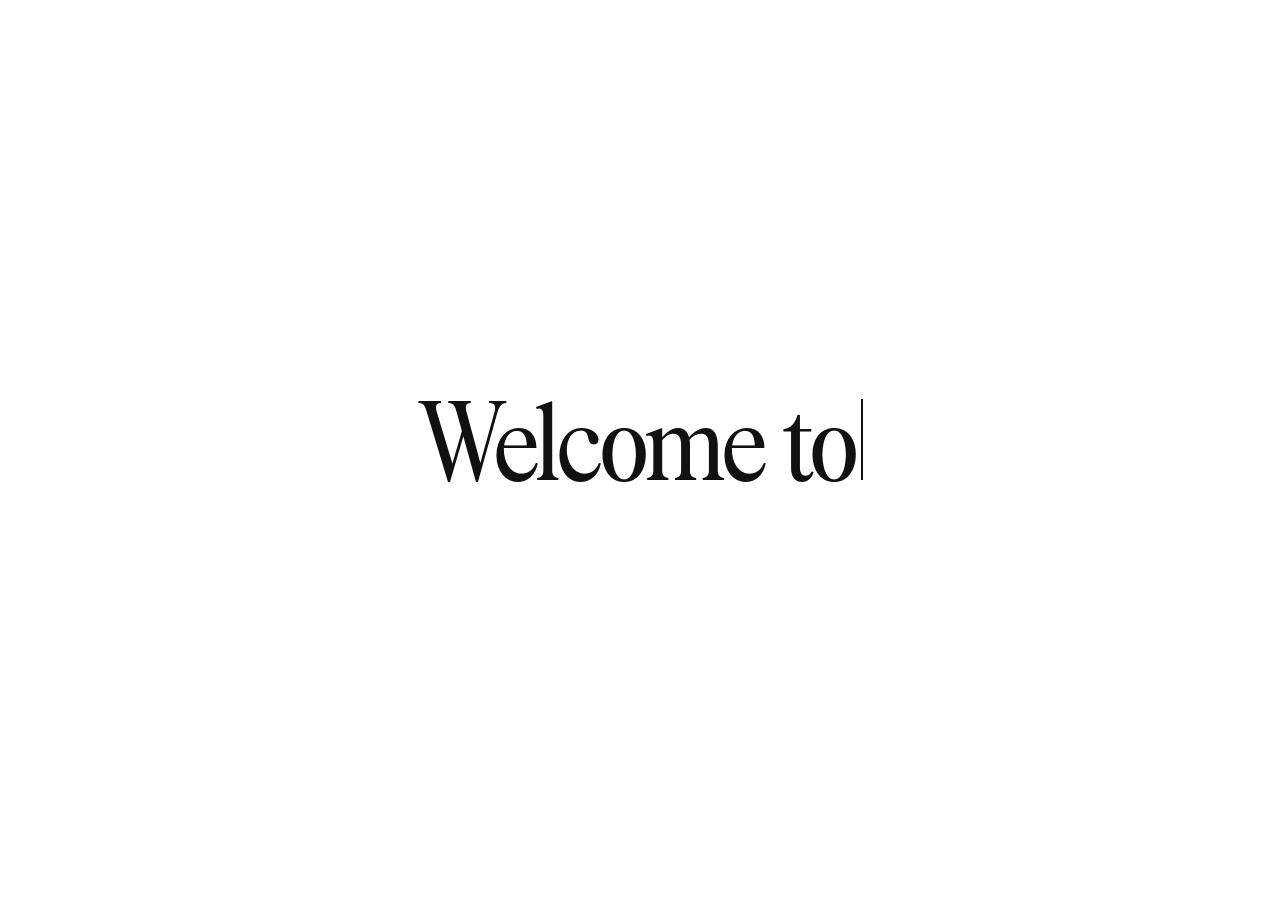
<file: index.html>
<!DOCTYPE html>
<html lang="en">

<head>
  <meta charset="UTF-8">

  <meta
    name="viewport"
    content="width=device-width, initial-scale=1.0"
  >

  <meta
    name="description"
    content="Portfolio of Laura Altozano, Graphic & Multimedia Designer based in Madrid."
  >

  <title>Laura Altozano — Portfolio</title>

  <link rel="stylesheet" href="style.css">

  <script src="script.js" defer></script>
</head>


<body class="home-page">


  <!-- =========================================
       INTRO
  ========================================= -->

  <div
    class="intro-screen"
    id="introScreen"
    aria-hidden="true"
  >

    <p class="intro-typing">

      <span id="introPrefix"></span>

      <span class="intro-name-line">
        <span
          id="introName"
          class="intro-name"
        ></span><span
          class="intro-cursor"
          aria-hidden="true"
        ></span>
      </span>

    </p>

  </div>



  <!-- =========================================
       HEADER
  ========================================= -->

  <header class="site-header">

    <a
      class="logo-slot"
      href="index.html"
      aria-label="Laura Altozano — Home"
    >
      <img
        src="assets/images/logo.png"
        alt="Laura Altozano"
      >
    </a>


    <nav
      class="site-nav"
      aria-label="Main navigation"
    >

      <a
        class="is-active"
        href="index.html"
      >
        Home
      </a>

      <a href="projects.html">
        Gallery
      </a>

      <a href="info.html">
        Info
      </a>

    </nav>

  </header>



  <!-- =========================================
       HOME
  ========================================= -->

  <main class="home-main">


    <!-- LEFT -->

    <section
      class="home-intro"
      aria-labelledby="home-title"
    >

      <h1 id="home-title">
        Laura Altozano
      </h1>

      <p>
        Graphic &amp; Multimedia Designer
      </p>

      <p>
        Madrid, Spain
      </p>

    </section>



    <!-- HOME GIF -->

    <section
      class="home-featured"
      aria-label="Laura Altozano portfolio"
    >

      <div class="home-gif">

        <img
          src="assets/images/home.gif"
          alt="Laura Altozano portfolio animation"
        >

      </div>

    </section>


  </main>


</body>

</html>
</file>
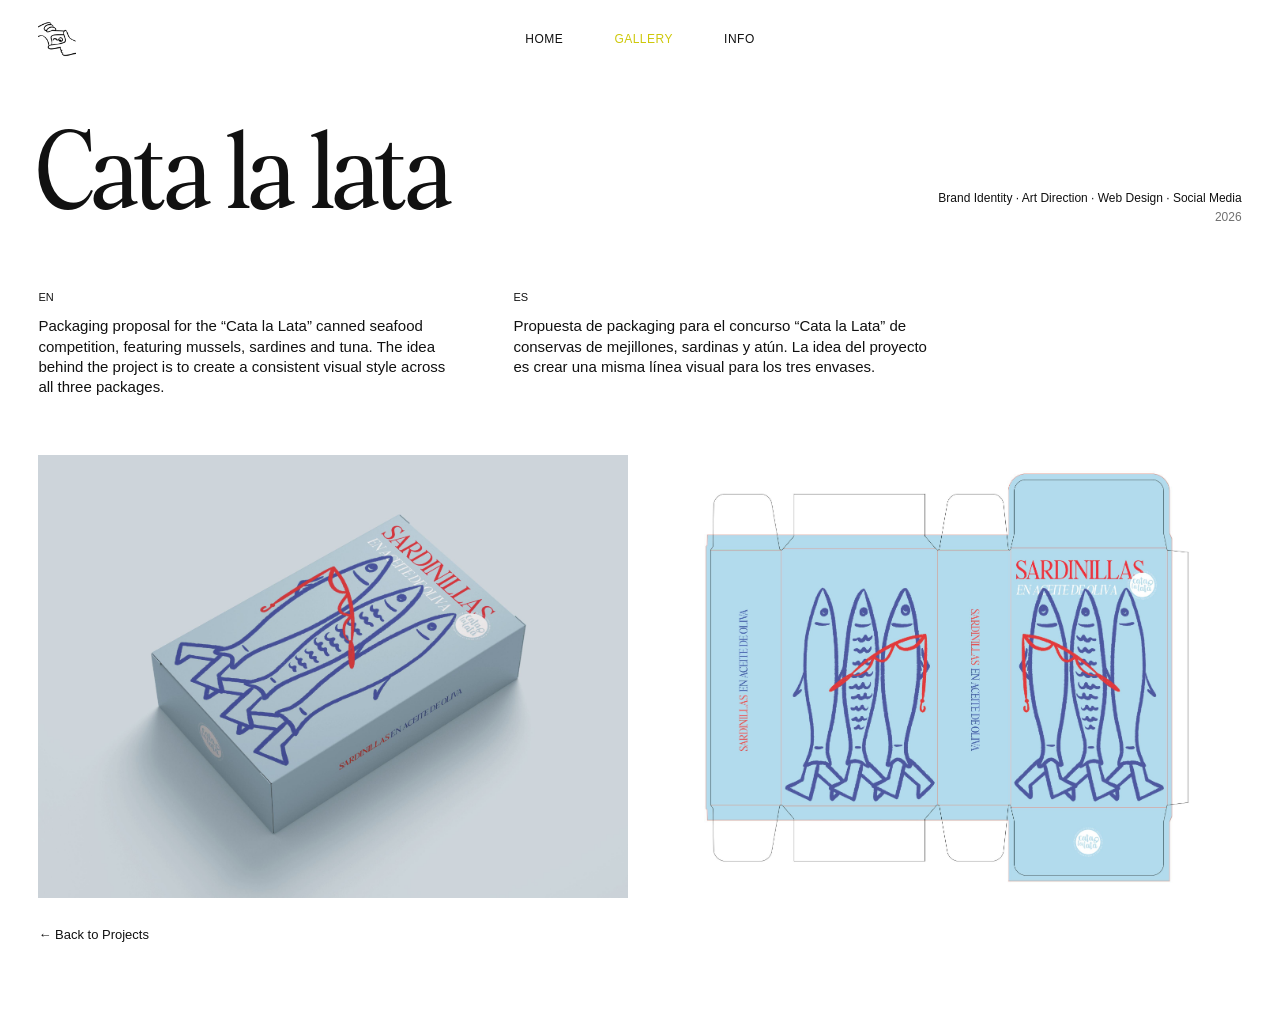
<file: cata-la-lata.html>
<!DOCTYPE html>
<html lang="en">
<head>
  <meta charset="UTF-8">
  <meta name="viewport" content="width=device-width, initial-scale=1.0">
  <meta name="description" content="Cata la lata project by Laura Altozano.">
  <title>Cata la lata — Laura Altozano</title>
  <link rel="stylesheet" href="style.css">
</head>

<body>
  <header class="site-header">
   <a class="logo-slot" href="index.html" aria-label="Laura Altozano — Home">
  <img src="assets/images/logo.png" alt="Laura Altozano">
</a>

    <nav class="site-nav" aria-label="Main navigation">
      <a href="index.html">Home</a>
      <a class="is-active" href="projects.html">Gallery</a>
      <a href="info.html">Info</a>
    </nav>
  </header>

  <main class="project-page">
    <section class="project-header">
      <h1>Cata la lata</h1>
      <div class="project-meta">
        <p>Brand Identity · Art Direction · Web Design · Social Media</p>
        <p>2026</p>
      </div>
    </section>

    <section class="project-copy">
      <div>
        <h2>EN</h2>
        <p>Packaging proposal for the “Cata la Lata” canned seafood competition, featuring mussels, sardines and tuna. The idea behind the project is to create a consistent visual style across all three packages.</div>
      <div>
        <h2>ES</h2>
        <p>Propuesta de packaging para el concurso “Cata la Lata” de conservas de mejillones, sardinas y atún. La idea del proyecto es crear una misma línea visual para los tres envases.</div>
    </section>

    <section class="project-gallery cata-gallery">

  <!-- RECTÁNGULO IZQUIERDO -->
  <div class="cata-slider">
    <img class="cata-slide is-active"
         src="assets/images/sardinas.jpg"
         alt="Cata la Lata">

    <img class="cata-slide"
         src="assets/images/mejillones.jpg"
         alt="Cata la Lata">

    <img class="cata-slide"
         src="assets/images/atun.jpg"
         alt="Cata la Lata">
  </div>


  <!-- RECTÁNGULO DERECHO -->
  <div class="cata-slider">
    <img class="cata-slide is-active"
         src="assets/images/sardinas2.jpg"
         alt="Cata la Lata">

    <img class="cata-slide"
         src="assets/images/mejillones2.jpg"
         alt="Cata la Lata">

    <img class="cata-slide"
         src="assets/images/atun2.jpg"
         alt="Cata la Lata">
  </div>

</section>

<a class="back-link" href="projects.html">← Back to Projects</a>
  </main>
  <script src="script.js"></script>
</body>
</html>
</file>
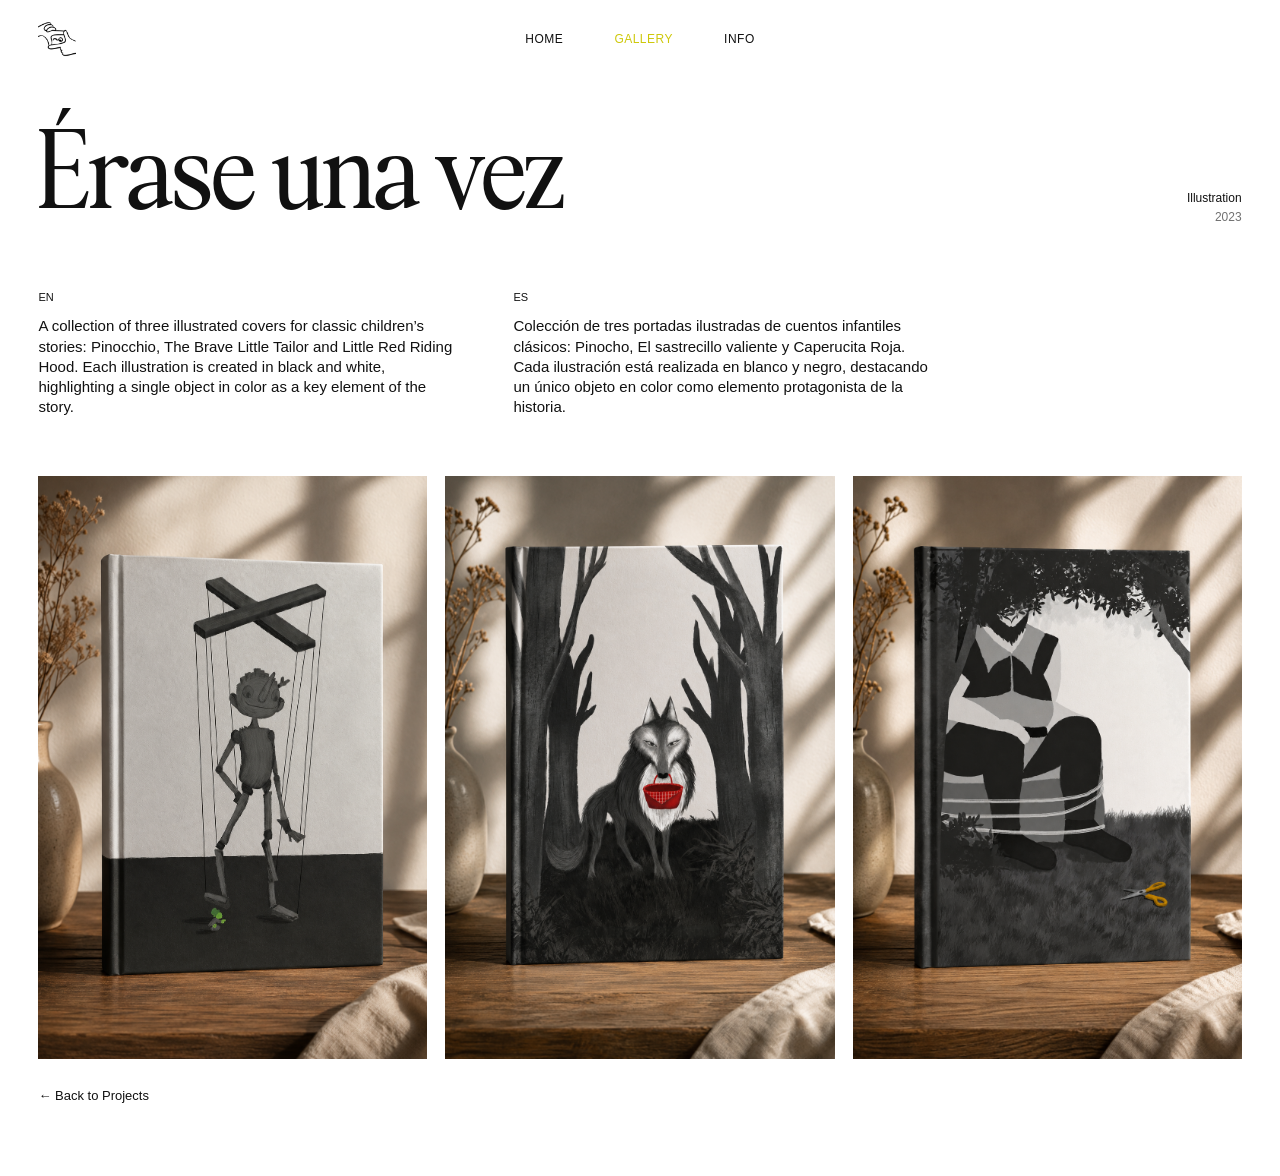
<file: erase-una-vez.html>
<!DOCTYPE html>
<html lang="en">

<head>
  <meta charset="UTF-8">

  <meta
    name="viewport"
    content="width=device-width, initial-scale=1.0"
  >

  <meta
    name="description"
    content="Starbucks in NYC illustration project by Laura Altozano."
  >

  <title>Érase una vez — Laura Altozano</title>

  <link rel="stylesheet" href="style.css">
</head>


<body>

  <header class="site-header">

    <a
      class="logo-slot"
      href="index.html"
      aria-label="Laura Altozano — Home"
    >
      <img
        src="assets/images/logo.png"
        alt="Laura Altozano"
      >
    </a>

    <nav class="site-nav" aria-label="Main navigation">
      <a href="index.html">Home</a>
      <a class="is-active" href="projects.html">Gallery</a>
      <a href="info.html">Info</a>
    </nav>

  </header>


  <main class="project-page">

    <section class="project-header">

      <h1>Érase una vez</h1>

      <div class="project-meta">
        <p>Illustration</p>
        <p>2023</p>
      </div>

    </section>


    <section class="project-copy">

      <div>
        <h2>EN</h2>

        <p>
          A collection of three illustrated covers for classic children’s stories: Pinocchio, The Brave Little Tailor and Little Red Riding Hood. Each illustration is created in black and white, highlighting a single object in color as a key element of the story.
        </p>
      </div>

      <div>
        <h2>ES</h2>

        <p>
          Colección de tres portadas ilustradas de cuentos infantiles clásicos: Pinocho, El sastrecillo valiente y Caperucita Roja. Cada ilustración está realizada en blanco y negro, destacando un único objeto en color como elemento protagonista de la historia.
        </p>
      </div>

    </section>


    <section class="project-gallery starbucks-gallery">

      <!-- pinocho -->
      <div class="starbucks-hover" data-starbucks-hover>

        <img
          class="starbucks-image starbucks-image--first"
          src="assets/images/cuento pinocho.png"
          alt="Érase una vez illustration"
        >

        <img
          class="starbucks-image starbucks-image--second"
          src="assets/images/pinocho.JPG"
          alt="Érase una vez illustration"
        >

      </div>


      <!-- lobo -->
      <div class="starbucks-hover" data-starbucks-hover>

        <img
          class="starbucks-image starbucks-image--first"
          src="assets/images/cuento lobo.png"
          alt="Érase una vez illustration"
        >

        <img
          class="starbucks-image starbucks-image--second"
          src="assets/images/lobo.JPG"
          alt="Érase una vez illustration"
        >

      </div>


      <!-- SAstre -->
      <div class="starbucks-hover" data-starbucks-hover>

        <img
          class="starbucks-image starbucks-image--first"
          src="assets/images/cuento sastre.png"
          alt="Érase una vez illustration"
        >

        <img
          class="starbucks-image starbucks-image--second"
          src="assets/images/sastre.JPG"
          alt="Érase una vez illustration"
        >

      </div>

    </section>


    <a class="back-link" href="projects.html">
      ← Back to Projects
    </a>

  </main>


  <script src="script.js"></script>

</body>

</html>
</file>
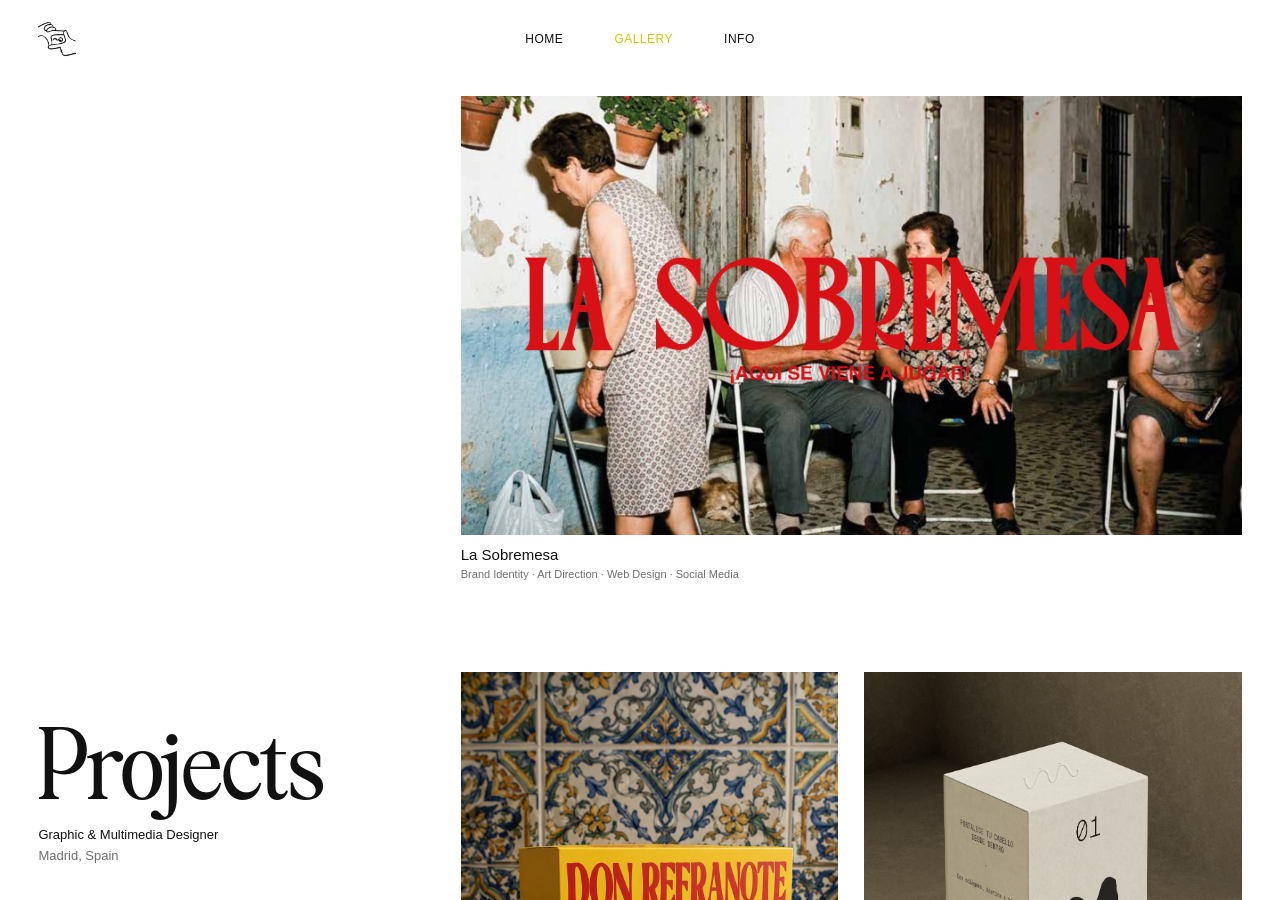
<file: projects.html>
<!DOCTYPE html>
<html lang="en">
<head>
  <meta charset="UTF-8">
  <meta name="viewport" content="width=device-width, initial-scale=1.0">
  <meta name="description" content="Selected projects by Laura Altozano.">
  <title>Projects — Laura Altozano</title>
  <link rel="stylesheet" href="style.css">
</head>
<body class="projects-page">
  <header class="site-header">
   <a class="logo-slot" href="index.html" aria-label="Laura Altozano — Home">
  <img src="assets/images/logo.png" alt="Laura Altozano">
</a>

    <nav class="site-nav" aria-label="Main navigation">
      <a href="index.html">Home</a>
      <a class="is-active" href="projects.html">Gallery</a>
      <a href="info.html">Info</a>
    </nav>
  </header>

  <main class="projects-layout">
    <aside class="fixed-identity" aria-label="Projects section">
      <div class="identity-bottom">
        <h1>Projects</h1>
        <p>Graphic &amp; Multimedia Designer</p>
        <p>Madrid, Spain</p>
      </div>
    </aside>

    <section class="projects-scroll" aria-label="Project archive">
      <div class="project-archive-grid">
        <a class="archive-project archive-project--horizontal" href="la-sobremesa.html">
          <img src="assets/images/lasobremesa1.jpg" alt="La Sobremesa project placeholder">
          <div class="project-entry__caption">
            <h2>La Sobremesa</h2>
            <p>Brand Identity · Art Direction · Web Design · Social Media</p>
          </div>
        </a>

        <div class="archive-project-pair">
          <a class="archive-project archive-project--vertical" href="don-refranote.html">
            <img src="assets/images/don refranote juego.png" alt="Don Refranote project placeholder">
            <div class="project-entry__caption">
              <h2>Don Refranote</h2>
              <p>Packaging · Illustration · Art Direction</p>
            </div>
          </a>

          <a class="archive-project archive-project--vertical" href="muna.html">
            <img src="assets/images/muna.png" alt="Muna project placeholder">
            <div class="project-entry__caption">
              <h2>Müna</h2>
              <p>Branding · Packaging</p>
            </div>
          </a>
        </div>

        <a class="archive-project archive-project--horizontal" href="cata-la-lata.html">
          <img src="assets/images/cata la lata1.png" alt="Cata la lata project placeholder">
          <div class="project-entry__caption">
            <h2>Cata la lata</h2>
            <p>Packaging · Illustration</p>
          </div>
        </a>

        <div class="archive-project-pair">
          <a class="archive-project archive-project--vertical" href="erase-una-vez.html">
            <img src="assets/images/cuento pinocho.png" alt="Érase una vez project placeholder">
            <div class="project-entry__caption">
              <h2>Érase una vez</h2>
              <p>Illustration</p>
            </div>
          </a>

          <a class="archive-project archive-project--vertical" href="starbucks-in-nyc.html">
            <img src="assets/images/starbucks navidad.png" alt="Starbucks in NYC project placeholder">
            <div class="project-entry__caption">
              <h2>Starbucks in NYC</h2>
              <p>Illustration</p>
            </div>
          </a>
        </div>

        <!-- MADE IN TÜRKIYE -->
<div class="archive-project-pair">

  <a
    class="archive-project archive-project--vertical"
    href="made-in-turkiye.html"
  >
    <img
      src="assets/images/revista.png"
      alt="Made in Türkiye project"
    >

    <div class="project-entry__caption">
      <h2>Made in Türkiye</h2>
      <p>Editorial · Photography</p>
    </div>
  </a>

</div>
      </div>
    </section>
  </main>
</body>
</html>
</file>
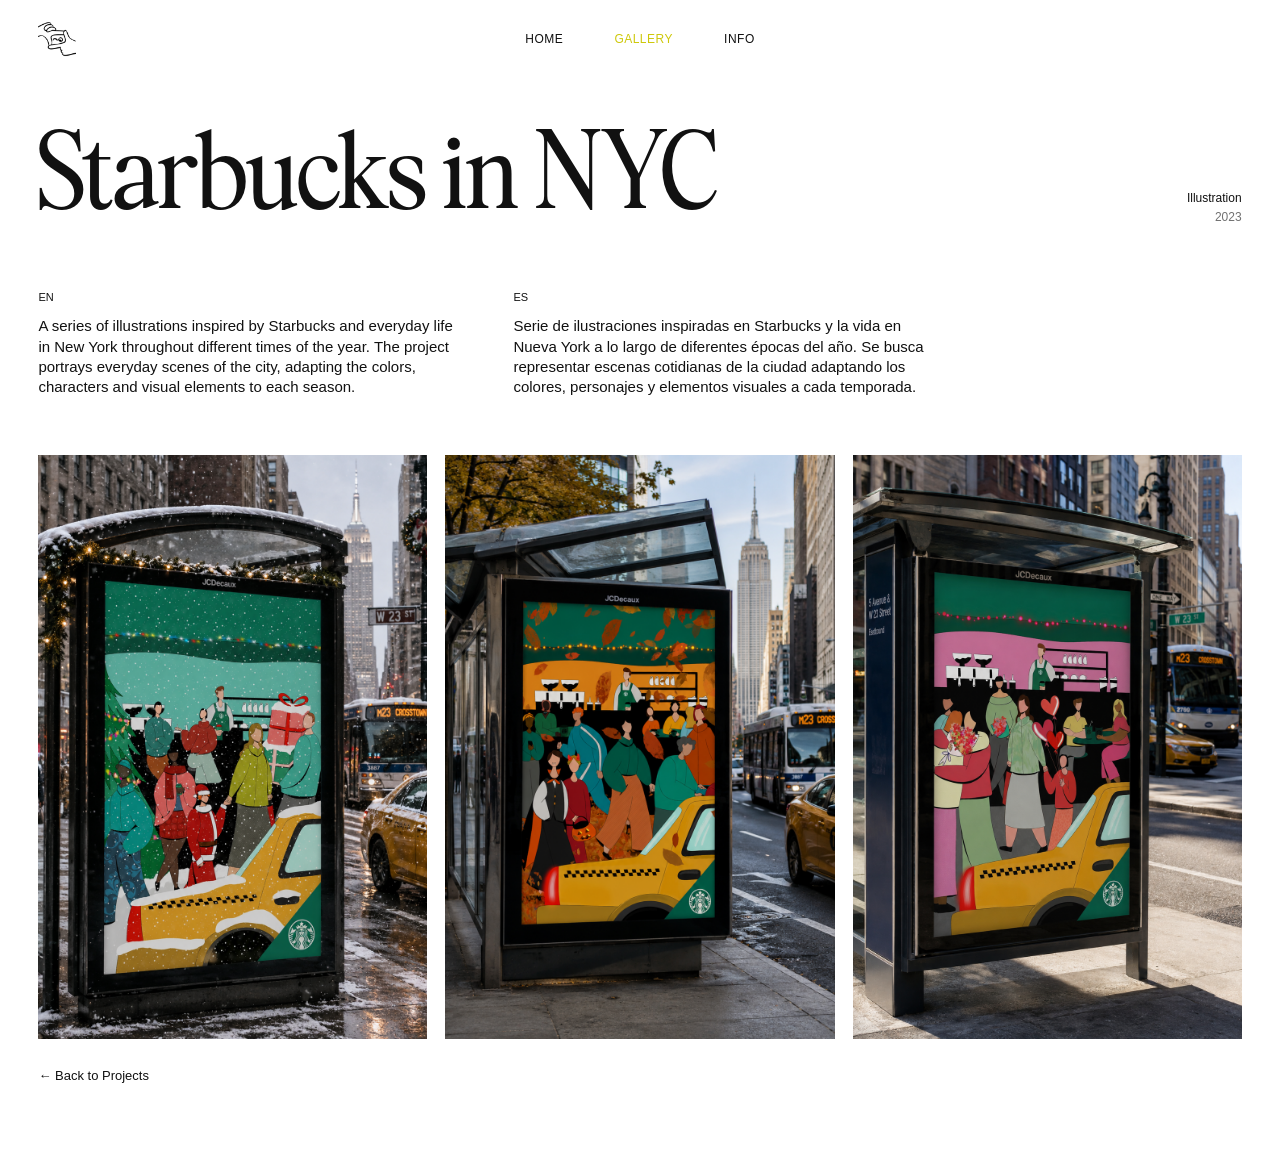
<file: starbucks-in-nyc.html>
<!DOCTYPE html>
<html lang="en">

<head>
  <meta charset="UTF-8">

  <meta
    name="viewport"
    content="width=device-width, initial-scale=1.0"
  >

  <meta
    name="description"
    content="Starbucks in NYC illustration project by Laura Altozano."
  >

  <title>Starbucks in NYC — Laura Altozano</title>

  <link rel="stylesheet" href="style.css">
</head>


<body>

  <header class="site-header">

    <a
      class="logo-slot"
      href="index.html"
      aria-label="Laura Altozano — Home"
    >
      <img
        src="assets/images/logo.png"
        alt="Laura Altozano"
      >
    </a>

    <nav class="site-nav" aria-label="Main navigation">
      <a href="index.html">Home</a>
      <a class="is-active" href="projects.html">Gallery</a>
      <a href="info.html">Info</a>
    </nav>

  </header>


  <main class="project-page">

    <section class="project-header">

      <h1>Starbucks in NYC</h1>

      <div class="project-meta">
        <p>Illustration</p>
        <p>2023</p>
      </div>

    </section>


    <section class="project-copy">

      <div>
        <h2>EN</h2>

        <p>
          A series of illustrations inspired by Starbucks and everyday
          life in New York throughout different times of the year.
          The project portrays everyday scenes of the city, adapting
          the colors, characters and visual elements to each season.
        </p>
      </div>

      <div>
        <h2>ES</h2>

        <p>
          Serie de ilustraciones inspiradas en Starbucks y la vida en
          Nueva York a lo largo de diferentes épocas del año. Se busca
          representar escenas cotidianas de la ciudad adaptando los
          colores, personajes y elementos visuales a cada temporada.
        </p>
      </div>

    </section>


    <section class="project-gallery starbucks-gallery">

      <!-- NAVIDAD -->
      <div class="starbucks-hover" data-starbucks-hover>

        <img
          class="starbucks-image starbucks-image--first"
          src="assets/images/starbucks navidad.png"
          alt="Starbucks Christmas illustration"
        >

        <img
          class="starbucks-image starbucks-image--second"
          src="assets/images/navidad.jpg"
          alt="Starbucks Christmas in New York"
        >

      </div>


      <!-- OTOÑO -->
      <div class="starbucks-hover" data-starbucks-hover>

        <img
          class="starbucks-image starbucks-image--first"
          src="assets/images/starbucks otoño.png"
          alt="Starbucks autumn illustration"
        >

        <img
          class="starbucks-image starbucks-image--second"
          src="assets/images/otoño.JPG"
          alt="Starbucks autumn in New York"
        >

      </div>


      <!-- SAN VALENTÍN -->
      <div class="starbucks-hover" data-starbucks-hover>

        <img
          class="starbucks-image starbucks-image--first"
          src="assets/images/starbucks valentin.png"
          alt="Starbucks Valentine's illustration"
        >

        <img
          class="starbucks-image starbucks-image--second"
          src="assets/images/valentin.jpg"
          alt="Starbucks Valentine's in New York"
        >

      </div>

    </section>


    <a class="back-link" href="projects.html">
      ← Back to Projects
    </a>

  </main>


  <script src="script.js"></script>

</body>

</html>
</file>
<file: style.css>
@font-face {
  font-family: "Bethany Elingston";
  src: url("./fonts/Bethany-Elingston.otf") format("opentype");
  font-weight: 400;
  font-style: normal;
  font-display: swap;
}


:root {
  --background: #ffffff;
  --text: #111111;
  --muted: #707070;
  --accent: #cec80a;

  --font-body: "Helvetica Neue", Helvetica, Arial, sans-serif;
  --font-display: "Bethany Elingston", Georgia, serif;

  --page-padding: clamp(18px, 3vw, 46px);
  --header-height: 78px;
  --left-column: clamp(280px, 29vw, 470px);
  --column-gap: clamp(24px, 4vw, 64px);
}


* {
  box-sizing: border-box;
}


html {
  overflow-x: hidden;
}


body {
  margin: 0;

  overflow-x: hidden;

  background: var(--background);
  color: var(--text);

  font-family: var(--font-body);
  font-size: 15px;
  line-height: 1.35;
}


a {
  color: inherit;
  text-decoration: none;
}


img {
  display: block;
  width: 100%;
}


h1,
h2,
h3,
p,
figure {
  margin: 0;
}




/* =========================================
   HOME INTRO SCREEN
========================================= */

.intro-screen {
  position: fixed;
  inset: 0;
  z-index: 9999;

  display: flex;
  align-items: center;
  justify-content: center;

  width: 100%;
  height: 100svh;

  background: #ffffff;

  transform: translateY(0);
  transition: transform 0.75s cubic-bezier(0.76, 0, 0.24, 1);

  will-change: transform;
}

.intro-screen.is-hidden {
  transform: translateY(-100%);
  pointer-events: none;
}

.intro-typing {
  display: flex;
  flex-direction: row;
  align-items: baseline;

  color: #111111;
  font-family: var(--font-display);

  font-size: clamp(42px, 7vw, 100px);
  font-weight: 400;

  line-height: 1.1;
  white-space: nowrap;
}

.intro-name-line {
  display: flex;
  align-items: baseline;
}

.intro-name {
  font-family: var(--font-display);
  font-weight: 400;
}

.intro-name {
  font-family: var(--font-display);
  font-weight: 400;
}

.intro-cursor {
  display: inline-block;
  width: 2px;
  height: 0.9em;
  margin-left: 5px;
  background: #111111;
  animation: introCursorBlink 0.7s infinite;
}

@keyframes introCursorBlink {
  0%,
  45% {
    opacity: 1;
  }

  46%,
  100% {
    opacity: 0;
  }
}


/* =========================================
   HEADER
========================================= */

.site-header {
  position: fixed;
  inset: 0 0 auto 0;

  z-index: 10;

  height: var(--header-height);

  padding:
    0
    var(--page-padding);

  background: var(--background);
}


.logo-slot {
  position: absolute;

  top: 50%;
  left: var(--page-padding);

  display: grid;

  width: 38px;
  height: 38px;

  place-items: center;

  transform:
    translateY(-50%);

  font-size: 8px;
  letter-spacing: 0.05em;
}


.logo-slot img {
  width: 100%;
  height: 100%;

  object-fit: contain;
}


.site-nav {
  position: absolute;

  top: 50%;
  left: 50%;

  display: flex;

  gap:
    clamp(22px, 4vw, 52px);

  transform:
    translate(-50%, -50%);

  white-space: nowrap;
}


.site-nav a {
  font-size: 12px;

  text-transform: uppercase;

  letter-spacing: 0.04em;
}


.site-nav a:hover,
.site-nav a.is-active {
  color: var(--accent);
}


/* =========================================
   HOME
========================================= */

.home-page {
  height: 100svh;

  overflow: hidden;
}


.home-main {
  display: grid;

  grid-template-columns:
    var(--left-column)
    minmax(0, 1fr);

  gap:
    var(--column-gap);

  height: 100svh;

  padding:
    calc(var(--header-height) + 18px)
    var(--page-padding)
    28px;
}


.home-intro {
  position: relative;
}


.home-intro > * {
  position: absolute;

  left: 0;
}


.home-intro h1 {
  bottom: 61px;

  width: 100%;

  font-family:
    var(--font-display);

  font-size:
    clamp(54px, 6.4vw, 96px);

  font-weight: 400;

  line-height: 0.92;
}


.home-intro p {
  bottom: 28px;

  font-size: 13px;
}


.home-intro p + p {
  bottom: 7px;

  color: var(--muted);
}

/* =========================================
   HOME GIF
========================================= */

.home-featured {
  display: flex;
  align-items: flex-end;
  justify-content: flex-end;

  min-width: 0;
  width: 100%;
  height: 100%;
}


.home-gif {
  width: 100%;
  height: auto;

  aspect-ratio: 16 / 11;

  overflow: hidden;
}


.home-gif img {
  display: block;

  width: 100%;
  height: 100%;

  object-fit: cover;
  object-position: center;
}


/* =========================================
   PROJECTS / GALLERY
========================================= */

.projects-page {
  height: 100svh;

  overflow: hidden;
}


.projects-layout {
  display: grid;

  grid-template-columns:
    var(--left-column)
    minmax(0, 1fr);

  gap:
    var(--column-gap);

  height: 100svh;

  padding:
    calc(var(--header-height) + 18px)
    var(--page-padding)
    0;
}


.fixed-identity {
  position: relative;

  height:
    calc(
      100svh
      - var(--header-height)
      - 18px
    );
}


.identity-bottom {
  position: absolute;

  right: 0;
  bottom: 28px;
  left: 0;
}


.identity-bottom h1 {
  position: absolute;

  bottom: 61px;

  width: 100%;

  font-family:
    var(--font-display);

  font-size:
    clamp(54px, 6.4vw, 96px);

  font-weight: 400;

  line-height: 0.92;
}


.identity-bottom p {
  position: absolute;

  bottom: 28px;

  font-size: 13px;
}


.identity-bottom p + p {
  bottom: 7px;

  color: var(--muted);
}


.projects-scroll {
  height:
    calc(
      100svh
      - var(--header-height)
      - 18px
    );

  overflow-y: auto;

  overscroll-behavior: contain;

  padding:
    0 0 70px;

  scrollbar-width: thin;
}


.project-archive-grid {
  display: flex;

  flex-direction: column;

  gap:
    clamp(52px, 7vw, 96px);
}


.archive-project {
  display: block;

  width: 100%;
}


.archive-project img {
  width: 100%;

  object-fit: cover;

  background: #f1f1f1;
}


.archive-project--horizontal img {
  aspect-ratio: 16 / 9;
}


.archive-project-pair {
  display: grid;

  grid-template-columns:
    repeat(
      2,
      minmax(0, 1fr)
    );

  gap:
    clamp(18px, 2vw, 30px);
}


.archive-project--vertical img {
  aspect-ratio: 3 / 4;
}


.project-entry__caption {
  margin-top: 10px;
}


.project-entry__caption h2 {
  font-size: 15px;

  font-weight: 400;
}


.project-entry__caption p {
  margin-top: 2px;

  color: var(--muted);

  font-size: 11px;
}


.archive-project:hover h2 {
  color: var(--accent);
}


/* =========================================
   INFO
========================================= */

.info-with-photo {
  height: 100svh;

  overflow: hidden;
}


.info-layout {
  display: grid;

  grid-template-columns:
    minmax(0, 1fr)
    clamp(190px, 23vw, 340px);

  height: 100svh;

  padding-top:
    var(--header-height);
}


.info-content {
  height:
    calc(
      100svh
      - var(--header-height)
    );

  overflow: hidden;

  padding:
    38px
    var(--page-padding)
    28px;
}


.page-title {
  margin-bottom: 34px;

  font-family:
    var(--font-display);

  font-size:
    clamp(52px, 7vw, 92px);

  font-weight: 400;

  line-height: 1;
}


.info-section {
  display: grid;

  grid-template-columns:
    180px
    minmax(0, 620px);

  gap: 40px;

  padding:
    17px 0;
}


.info-section h2 {
  font-size: 13px;

  font-weight: 400;

  text-transform: uppercase;
}


.info-section p + p,
.services-list p + p,
.contact-list a + a {
  margin-top: 10px;
}


.contact-list {
  display: flex;

  flex-direction: column;

  align-items: flex-start;
}


.contact-list a:hover {
  color: var(--accent);
}


.info-portrait {
  height:
    calc(
      100svh
      - var(--header-height)
    );

  overflow: hidden;
}


.info-portrait img {
  width: 100%;
  height: 100%;

  object-fit: cover;
}


/* =========================================
   PROJECT DETAIL
========================================= */

.project-page {
  padding:
    calc(var(--header-height) + 58px)
    var(--page-padding)
    70px;
}


.project-header {
  display: grid;

  grid-template-columns:
    1fr auto;

  gap: 40px;

  align-items: end;

  padding-bottom: 22px;
}


.project-header h1 {
  font-family:
    var(--font-display);

  font-size:
    clamp(48px, 7vw, 92px);

  font-weight: 400;

  line-height: 1;
}


.project-meta {
  text-align: right;

  font-size: 12px;
}


.project-meta p + p {
  margin-top: 3px;

  color: var(--muted);
}


.project-copy {
  display: grid;

  grid-template-columns:
    repeat(
      2,
      minmax(0, 1fr)
    );

  gap: 50px;

  max-width: 900px;

  padding:
    42px 0 58px;
}


.project-copy h2 {
  margin-bottom: 12px;

  font-size: 11px;

  font-weight: 400;
}


/* =========================================
   GENERIC PROJECT GALLERY
========================================= */

.project-gallery > img,
.project-gallery__pair {
  margin-bottom: 24px;
}


.project-gallery > img {
  width: 100%;

  aspect-ratio: 16 / 9;

  object-fit: cover;
}


.project-gallery__pair {
  display: grid;

  grid-template-columns:
    repeat(
      2,
      minmax(0, 1fr)
    );

  gap: 24px;
}


.project-gallery__pair img {
  width: 100%;

  aspect-ratio: 1 / 1;

  object-fit: cover;
}


/* =========================================
   LA SOBREMESA
========================================= */

.sobremesa-gallery {
  width: 100%;
}


.sobremesa-row--top {
  display: grid;

  grid-template-columns:
    1fr
    1.7778fr
    1fr;

  gap: 18px;

  width: 100%;

  align-items: start;

  margin-bottom: 18px;
}


.sobremesa-square {
  display: block;

  width: 100%;

  aspect-ratio: 1 / 1;

  object-fit: cover;
}


.sobremesa-video {
  display: block;

  width: 100%;

  aspect-ratio: 16 / 9;

  object-fit: cover;
}


.sobremesa-row--bottom {
  display: grid;

  grid-template-columns:
    repeat(
      2,
      minmax(0, 1fr)
    );

  gap: 18px;

  width: 100%;

  margin-bottom: 32px;
}


.sobremesa-horizontal {
  display: block;

  width: 100%;

  aspect-ratio: 16 / 9;

  object-fit: cover;
}


/* =========================================
   MANUAL LA SOBREMESA
========================================= */

.sobremesa-manual-carousel {
  position: relative;

  width: 520px;

  max-width: 100%;

  aspect-ratio: 297 / 210;

  overflow: hidden;

  margin: 0;

  background: #f1f1f1;
}


.manual-slide {
  position: absolute;

  inset: 0;

  display: none;

  width: 100%;
  height: 100%;

  object-fit: cover;
}


.manual-slide.is-active {
  display: block;
}


/* =========================================
   DON REFRANOTE
========================================= */

.don-row {
  display: grid;

  grid-template-columns:
    1fr 2fr 1fr;

  gap: 18px;

  width: 100%;

  align-items: stretch;
}


.don-square {
  display: block;

  width: 100%;
  height: 100%;

  aspect-ratio: auto;

  object-fit: cover;
}


.don-video {
  display: block;

  width: 100%;
  height: auto;

  aspect-ratio: 16 / 9;

  object-fit: cover;
}


/* =========================================
   MÃƒÅ“NA
========================================= */

.muna-gallery {
  width: 100%;
}


.muna-row {
  display: grid;

  grid-template-columns:
    repeat(
      3,
      minmax(0, 1fr)
    );

  gap: 18px;

  width: 100%;
}


.muna-row + .muna-row {
  margin-top: 18px;
}


.muna-row img {
  display: block;

  width: 100%;

  aspect-ratio: 4 / 5;

  object-fit: cover;
}


/* =========================================
   CATA LA LATA
========================================= */

.cata-gallery {
  display: grid;

  grid-template-columns:
    repeat(
      2,
      minmax(0, 1fr)
    );

  gap: 24px;

  width: 100%;
}


.cata-slider {
  position: relative;

  width: 100%;

  aspect-ratio: 4 / 3;

  overflow: hidden;

  background: #f1f1f1;
}


.cata-slide {
  position: absolute;

  inset: 0;

  display: none;

  width: 100%;
  height: 100%;

  object-fit: cover;
}


.cata-slide.is-active {
  display: block;
}


/* =========================================
   STARBUCKS IN NYC
========================================= */

.starbucks-gallery {
  display: grid;

  grid-template-columns:
    repeat(
      3,
      minmax(0, 1fr)
    );

  gap: 18px;

  width: 100%;
}


.starbucks-hover {
  position: relative;

  width: 100%;

  aspect-ratio: 2 / 3;

  overflow: hidden;

  background: #f1f1f1;

  cursor: pointer;
}


.starbucks-image {
  position: absolute;

  inset: 0;

  width: 100%;
  height: 100%;

  object-fit: cover;
}


.starbucks-image--first {
  display: block;
}


.starbucks-image--second {
  display: none;
}


@media (hover: hover) and (pointer: fine) {

  .starbucks-hover:hover
  .starbucks-image--first {
    display: none;
  }


  .starbucks-hover:hover
  .starbucks-image--second {
    display: block;
  }

}


/* =========================================
   MADE IN TÃƒÅ“RKIYE
========================================= */

.turkiye-gallery {
  width: 100%;

  max-width: 1200px;

  margin:
    0 auto;
}


.turkiye-reader {
  display: grid;

  grid-template-columns:
    44px
    minmax(0, 1fr)
    44px;

  gap: 18px;

  align-items: center;

  width: 100%;
}


/* MAGAZINE SPREAD */

.turkiye-spread {
  display: grid;

  grid-template-columns:
    repeat(
      2,
      minmax(0, 1fr)
    );

  width: 100%;

  max-width: 1000px;

  margin:
    0 auto;

  transition:
    opacity 0.13s ease,
    transform 0.13s ease;
}


/* subtle page change */

.turkiye-spread.is-turning {
  opacity: 0.3;

  transform:
    translateX(8px);
}


/* A4 PAGE */

.turkiye-page-slot {
  position: relative;

  width: 100%;

  aspect-ratio: 210 / 297;

  overflow: hidden;

  background: #f1f1f1;
}


.turkiye-page-slot img {
  display: block;

  width: 100%;
  height: 100%;

  object-fit: contain;
}


/*
  Very subtle centre line between
  the two pages of an open magazine
*/

.turkiye-page-slot--left {
  border-right:
    1px solid rgba(0, 0, 0, 0.08);
}


/* SINGLE COVER / BACK COVER */

.turkiye-spread.is-single
.turkiye-page-slot--left {
  grid-column:
    1 / -1;

  justify-self: center;

  width: 50%;

  border-right: 0;
}


.turkiye-spread.is-single
.turkiye-page-slot--right {
  display: none;
}


/* ARROWS */

.turkiye-arrow {
  display: grid;

  width: 44px;
  height: 44px;

  padding: 0;

  place-items: center;

  border: 0;

  background: transparent;

  color: var(--text);

  font-family:
    var(--font-body);

  font-size: 22px;

  cursor: pointer;
}


.turkiye-arrow:hover {
  color: var(--accent);
}


/* COUNTER */

.turkiye-counter {
  margin-top: 12px;

  text-align: center;

  color: var(--muted);

  font-size: 11px;
}


/* HIDDEN SOURCE IMAGES */

.turkiye-page-data {
  display: none;
}


/* =========================================
   BACK
========================================= */

.back-link {
  display: inline-block;

  margin-top: 28px;

  font-size: 13px;
}


.back-link:hover {
  color: var(--accent);
}


/* =========================================
   TABLET
========================================= */

@media (max-width: 900px) {

  :root {
    --left-column:
      clamp(235px, 34vw, 340px);

    --column-gap: 28px;
  }


  .turkiye-reader {
    grid-template-columns:
      36px
      minmax(0, 1fr)
      36px;

    gap: 12px;
  }


  .turkiye-arrow {
    width: 36px;
    height: 36px;
  }

}


/* =========================================
   MOBILE
========================================= */

@media (max-width: 650px) {

  :root {
    --header-height: 68px;
  }



  /* HOME INTRO Ã¢â‚¬â€ MOBILE */

  .intro-typing {
  width: 100%;
  padding: 0 28px;

  justify-content: center;

  font-size: clamp(38px, 11vw, 52px);
  line-height: 0.95;

  white-space: normal;
}

.intro-name-line {
  display: block;

  width: 11ch;

  white-space: normal;
  text-align: left;
}
.intro-name {
  white-space: pre-line;
}
  /* HEADER */

  .logo-slot {
    width: 32px;
    height: 32px;
  }


  .site-nav {
    right:
      var(--page-padding);

    left: auto;

    gap: 15px;

    transform:
      translateY(-50%);
  }


  .site-nav a {
    font-size: 10px;
  }


  /* PAGES */

  .home-page,
  .projects-page,
  .info-with-photo {
    height: auto;

    min-height: 100svh;

    overflow-y: auto;
  }


  /* HOME */

  .home-main {
    display: flex;

    flex-direction: column;

    height: auto;

    min-height: 100svh;

    padding-top:
      calc(
        var(--header-height)
        + 28px
      );
  }


  .home-intro {
    order: 2;

    min-height: 170px;

    margin-top: 24px;
  }


  .home-intro > * {
    position: static;
  }


  .home-intro h1 {
    margin-bottom: 14px;

    font-size:
      clamp(48px, 15vw, 68px);
  }


  .home-intro p + p {
    margin-top: 3px;
  }


  .home-featured {
  order: 1;

  display: flex;
  justify-content: center;

  width: 100%;
  height: auto;
}


.home-gif {
  width: 100%;
  height: auto;

  aspect-ratio: 16 / 11;

  overflow: hidden;
}


.home-gif img {
  display: block;

  width: 100%;
  height: 100%;

  object-fit: cover;
  object-position: center;
}


  /* PROJECTS */

  .projects-layout {
    display: flex;

    flex-direction: column;

    height: auto;

    padding-top:
      calc(
        var(--header-height)
        + 28px
      );
  }


  .fixed-identity {
    order: 2;

    height: auto;

    min-height: 170px;

    margin-top: 24px;
  }


  .identity-bottom {
    position: static;
  }


  .identity-bottom h1,
  .identity-bottom p,
  .identity-bottom p + p {
    position: static;
  }


  .identity-bottom h1 {
    margin-bottom: 14px;

    font-size:
      clamp(48px, 15vw, 68px);
  }


  .identity-bottom p + p {
    margin-top: 3px;
  }


  .projects-scroll {
    order: 1;

    height: auto;

    overflow: visible;

    padding:
      0 0 36px;
  }


  .project-archive-grid {
    gap: 48px;
  }


  .archive-project-pair {
    gap: 14px;
  }


  .archive-project:hover h2 {
    color: inherit;
  }


  .archive-project:active h2 {
    color: var(--accent);
  }


  /* INFO */

  .info-layout {
    display: flex;

    flex-direction: column;

    height: auto;

    padding-top:
      var(--header-height);
  }


  .info-content {
    order: 1;

    height: auto;

    overflow: visible;

    padding-top: 42px;
  }


  .info-section {
    grid-template-columns: 1fr;

    gap: 14px;
  }


  .info-portrait {
    order: 2;

    width: 100%;

    height: 120vw;

    max-height: 720px;
  }


  /* PROJECT DETAIL */

  .project-page {
    padding-top:
      calc(
        var(--header-height)
        + 42px
      );
  }


  .project-header {
    grid-template-columns: 1fr;

    gap: 18px;
  }


  .project-meta {
    text-align: left;
  }


  .project-copy {
    grid-template-columns: 1fr;

    gap: 28px;
  }


  .project-gallery__pair {
    grid-template-columns: 1fr;
  }


  /* =========================================
     STARBUCKS Ã¢â‚¬â€ MOBILE
  ========================================= */

  .starbucks-gallery {
    grid-template-columns: 1fr;

    gap: 18px;
  }


  .starbucks-hover {
    width: 100%;

    aspect-ratio: 2 / 3;
  }


  .starbucks-hover.is-flipped
  .starbucks-image--first {
    display: none;
  }


  .starbucks-hover.is-flipped
  .starbucks-image--second {
    display: block;
  }


  /* =========================================
     LA SOBREMESA Ã¢â‚¬â€ MOBILE
  ========================================= */

  .sobremesa-row--top {
    grid-template-columns: 1fr;

    gap: 14px;
  }


  .sobremesa-row--bottom {
    grid-template-columns: 1fr;

    gap: 14px;

    margin-bottom: 24px;
  }


  .sobremesa-square {
    aspect-ratio: 1 / 1;
  }


  .sobremesa-video,
  .sobremesa-horizontal {
    aspect-ratio: 16 / 9;
  }


  .sobremesa-manual-carousel {
    width: 100%;

    aspect-ratio: 297 / 210;
  }


  /* =========================================
     DON REFRANOTE Ã¢â‚¬â€ MOBILE
  ========================================= */

  .don-row {
    grid-template-columns: 1fr;

    gap: 14px;
  }


  .don-square {
    width: 100%;
    height: auto;

    aspect-ratio: 1 / 1;

    object-fit: cover;
  }


  .don-video {
    width: 100%;
    height: auto;

    aspect-ratio: 16 / 9;

    object-fit: cover;
  }


  /* =========================================
     MÃƒÅ“NA Ã¢â‚¬â€ MOBILE
  ========================================= */

  .muna-row {
    grid-template-columns: 1fr;

    gap: 14px;
  }


  .muna-row + .muna-row {
    margin-top: 14px;
  }


  /* =========================================
     CATA LA LATA Ã¢â‚¬â€ MOBILE
  ========================================= */

  .cata-gallery {
    display: grid;

    grid-template-columns: 1fr;

    gap: 20px;

    width:
      calc(
        100%
        + (var(--page-padding) * 2)
      );

    margin-left:
      calc(
        var(--page-padding) * -1
      );
  }


  .cata-slider {
    width: 100%;

    aspect-ratio: 1 / 1;
  }


  .cata-slide {
    width: 100%;
    height: 100%;

    object-fit: cover;
  }


  /* =========================================
     MADE IN TÃƒÅ“RKIYE Ã¢â‚¬â€ MOBILE
  ========================================= */

  .turkiye-gallery {
    width: 100%;

    max-width: none;
  }


  .turkiye-reader {
    grid-template-columns:
      28px
      minmax(0, 1fr)
      28px;

    gap: 8px;

    width: 100%;
  }


  /*
    Mobile:
    one A4 page only
  */

  .turkiye-spread {
    display: grid;

    grid-template-columns: 1fr;

    width: 100%;

    max-width: 100%;
  }


  .turkiye-spread.is-single
  .turkiye-page-slot--left {
    grid-column: auto;

    width: 100%;
  }


  .turkiye-page-slot {
    width: 100%;

    aspect-ratio: 210 / 297;

    border-right: 0;
  }


  .turkiye-page-slot--right {
    display: none;
  }


  .turkiye-arrow {
    width: 28px;
    height: 44px;

    font-size: 20px;
  }


  .turkiye-counter {
    margin-top: 10px;
  }

}
</file>
